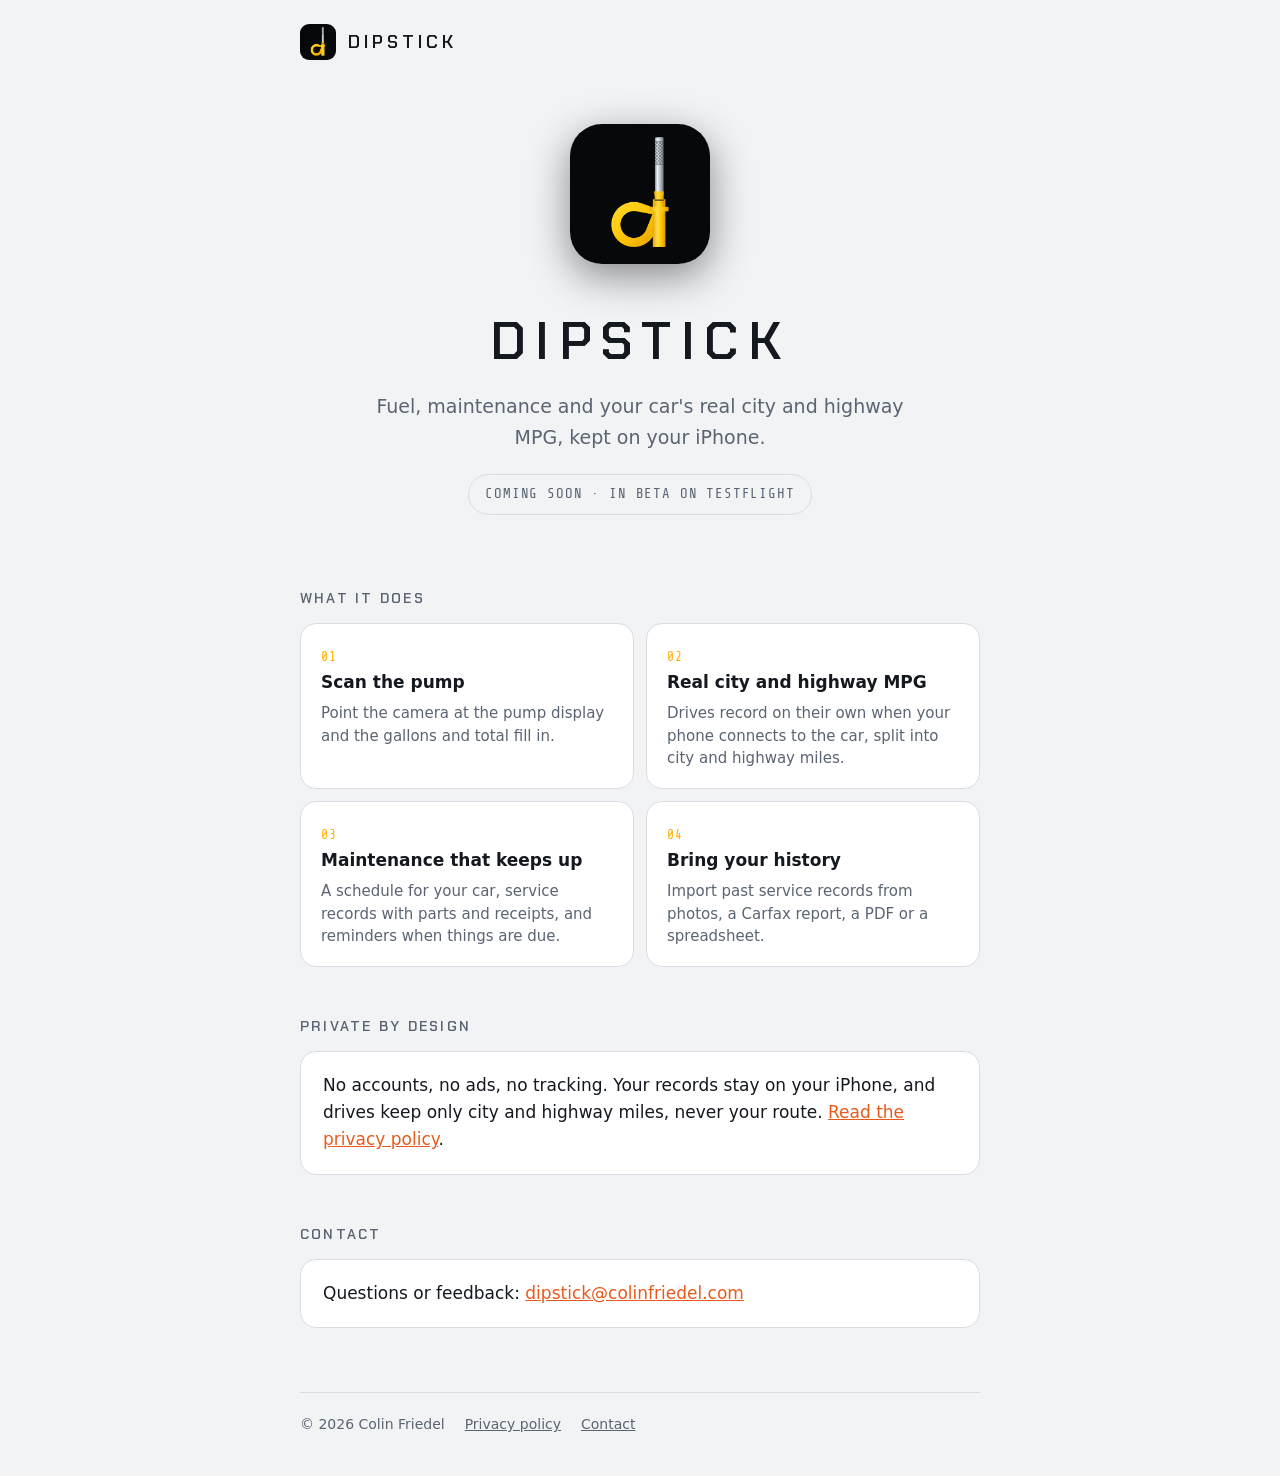
<file: index.html>
<!doctype html>
<html lang="en">
<head>
  <meta charset="utf-8">
  <meta name="viewport" content="width=device-width, initial-scale=1">
  <title>Dipstick: fuel, maintenance and real MPG for your car</title>
  <meta name="description" content="Dipstick tracks your car's fuel, maintenance and real-world city and highway MPG. Everything stays on your iPhone.">
  <meta name="theme-color" content="#07080A">
  <link rel="icon" type="image/png" href="/favicon.png">
  <link rel="apple-touch-icon" href="/apple-touch-icon.png">
  <link rel="stylesheet" href="/style.css">
</head>
<body>
  <div class="wrap">
    <header class="site">
      <a href="/"><img src="/icon.png" alt=""><span class="wordmark">DIPSTICK</span></a>
    </header>

    <main>
      <section class="hero">
        <img src="/icon.png" alt="Dipstick app icon">
        <h1>DIPSTICK</h1>
        <p class="tagline">Fuel, maintenance and your car's real city and highway MPG, kept on your iPhone.</p>
        <span class="badge">COMING SOON · IN BETA ON TESTFLIGHT</span>
      </section>

      <h2>What it does</h2>
      <div class="features">
        <div class="card">
          <span class="num">01</span>
          <h3>Scan the pump</h3>
          <p>Point the camera at the pump display and the gallons and total fill in.</p>
        </div>
        <div class="card">
          <span class="num">02</span>
          <h3>Real city and highway MPG</h3>
          <p>Drives record on their own when your phone connects to the car, split into city and highway miles.</p>
        </div>
        <div class="card">
          <span class="num">03</span>
          <h3>Maintenance that keeps up</h3>
          <p>A schedule for your car, service records with parts and receipts, and reminders when things are due.</p>
        </div>
        <div class="card">
          <span class="num">04</span>
          <h3>Bring your history</h3>
          <p>Import past service records from photos, a Carfax report, a PDF or a spreadsheet.</p>
        </div>
      </div>

      <h2>Private by design</h2>
      <div class="panel">
        <p style="margin:0">No accounts, no ads, no tracking. Your records stay on your iPhone, and drives keep only city and highway miles, never your route. <a href="/privacy/">Read the privacy policy</a>.</p>
      </div>

      <h2>Contact</h2>
      <div class="panel">
        <p style="margin:0">Questions or feedback: <a href="mailto:dipstick@colinfriedel.com">dipstick@colinfriedel.com</a></p>
      </div>
    </main>

    <footer class="site">
      <span>© 2026 Colin Friedel</span>
      <a href="/privacy/">Privacy policy</a>
      <a href="mailto:dipstick@colinfriedel.com">Contact</a>
    </footer>
  </div>
</body>
</html>
</file>
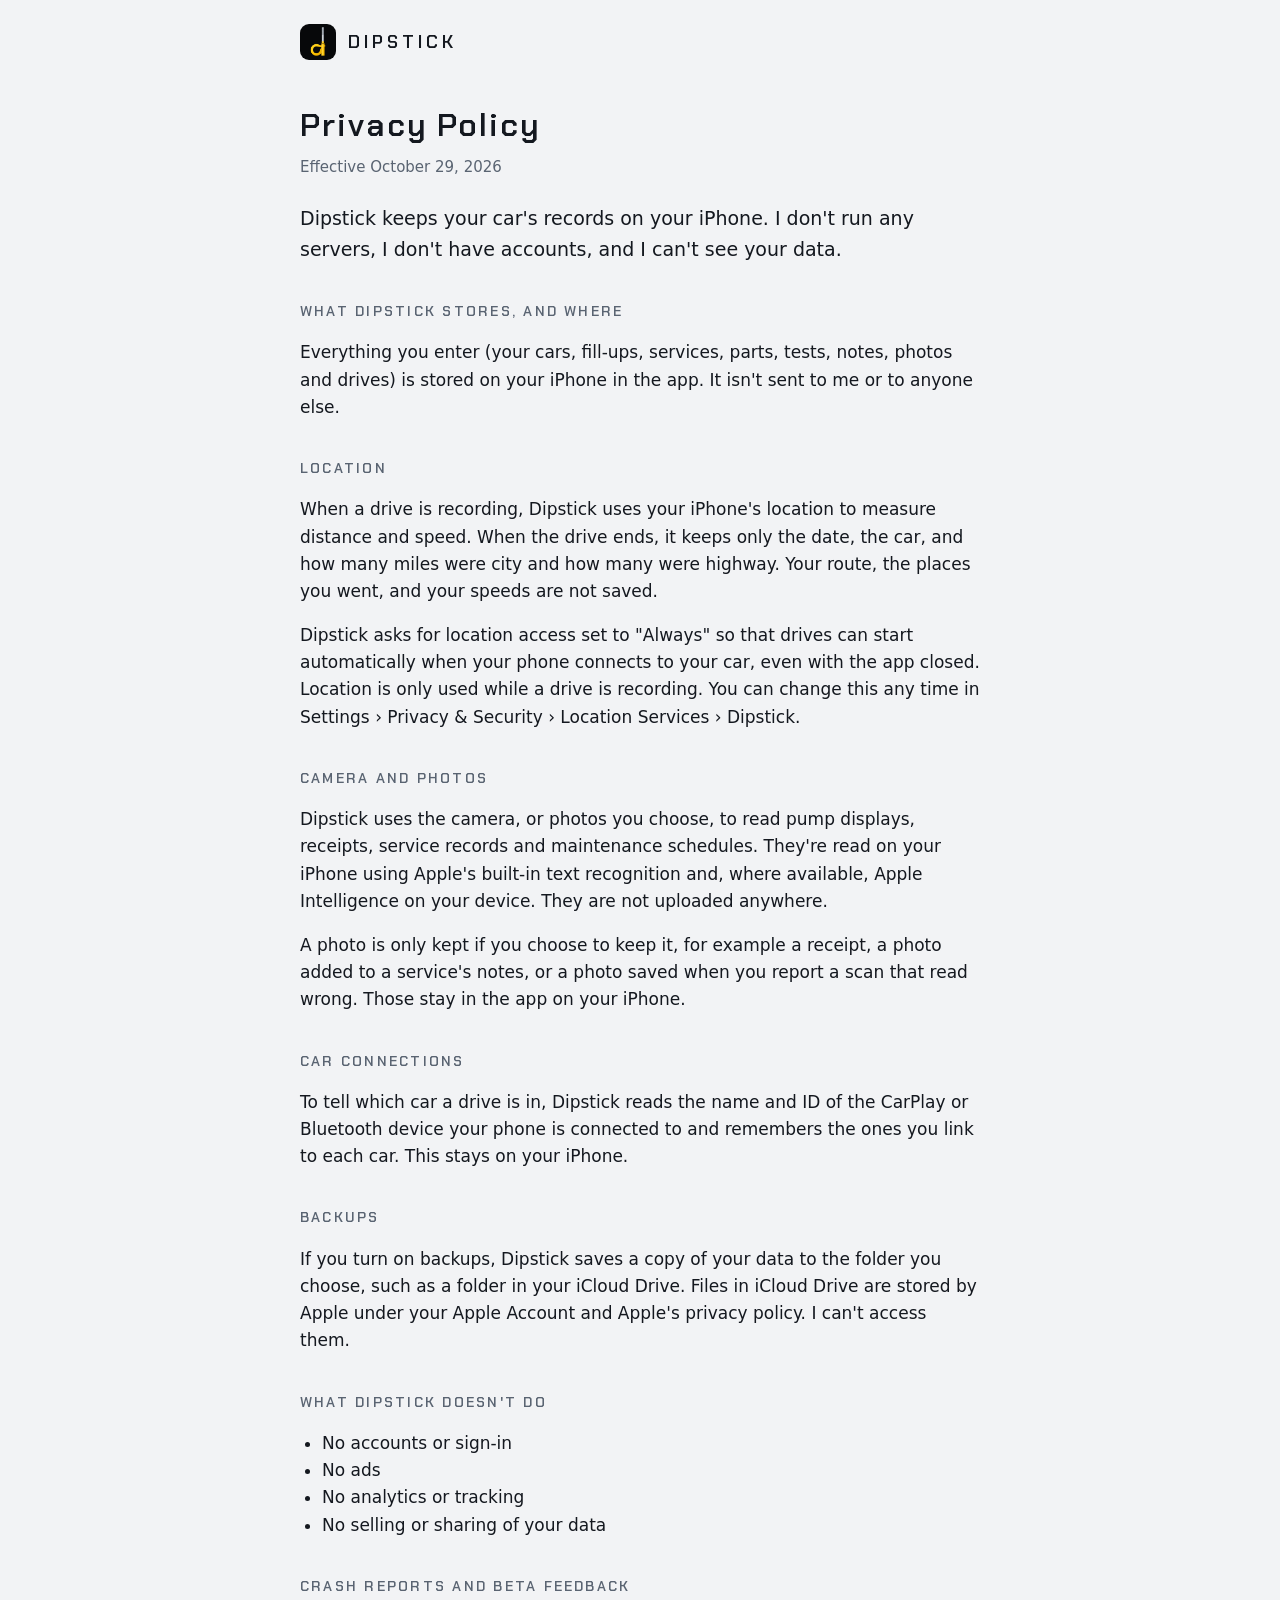
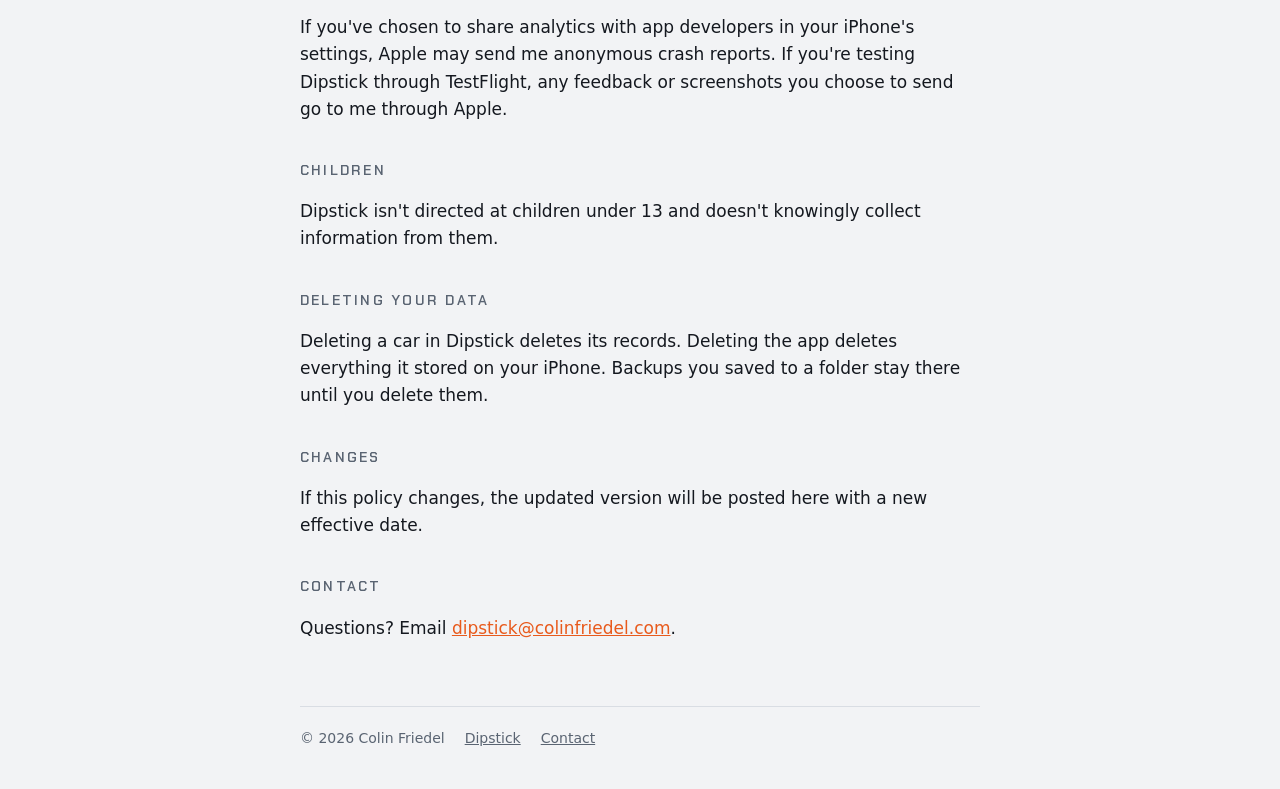
<file: privacy/index.html>
<!doctype html>
<html lang="en">
<head>
  <meta charset="utf-8">
  <meta name="viewport" content="width=device-width, initial-scale=1">
  <title>Privacy Policy · Dipstick</title>
  <meta name="description" content="Dipstick keeps your car's records on your iPhone. No accounts, no ads, no tracking.">
  <meta name="theme-color" content="#07080A">
  <link rel="icon" type="image/png" href="/favicon.png">
  <link rel="apple-touch-icon" href="/apple-touch-icon.png">
  <link rel="stylesheet" href="/style.css">
</head>
<body>
  <div class="wrap">
    <header class="site">
      <a href="/"><img src="/icon.png" alt=""><span class="wordmark">DIPSTICK</span></a>
    </header>

    <main class="policy">
      <h1>Privacy Policy</h1>
      <p class="effective">Effective October 29, 2026</p>

      <p class="lead">Dipstick keeps your car's records on your iPhone. I don't run any servers, I don't have accounts, and I can't see your data.</p>

      <h2>What Dipstick stores, and where</h2>
      <p>Everything you enter (your cars, fill-ups, services, parts, tests, notes, photos and drives) is stored on your iPhone in the app. It isn't sent to me or to anyone else.</p>

      <h2>Location</h2>
      <p>When a drive is recording, Dipstick uses your iPhone's location to measure distance and speed. When the drive ends, it keeps only the date, the car, and how many miles were city and how many were highway. Your route, the places you went, and your speeds are not saved.</p>
      <p>Dipstick asks for location access set to "Always" so that drives can start automatically when your phone connects to your car, even with the app closed. Location is only used while a drive is recording. You can change this any time in Settings › Privacy &amp; Security › Location Services › Dipstick.</p>

      <h2>Camera and photos</h2>
      <p>Dipstick uses the camera, or photos you choose, to read pump displays, receipts, service records and maintenance schedules. They're read on your iPhone using Apple's built-in text recognition and, where available, Apple Intelligence on your device. They are not uploaded anywhere.</p>
      <p>A photo is only kept if you choose to keep it, for example a receipt, a photo added to a service's notes, or a photo saved when you report a scan that read wrong. Those stay in the app on your iPhone.</p>

      <h2>Car connections</h2>
      <p>To tell which car a drive is in, Dipstick reads the name and ID of the CarPlay or Bluetooth device your phone is connected to and remembers the ones you link to each car. This stays on your iPhone.</p>

      <h2>Backups</h2>
      <p>If you turn on backups, Dipstick saves a copy of your data to the folder you choose, such as a folder in your iCloud Drive. Files in iCloud Drive are stored by Apple under your Apple Account and Apple's privacy policy. I can't access them.</p>

      <h2>What Dipstick doesn't do</h2>
      <ul>
        <li>No accounts or sign-in</li>
        <li>No ads</li>
        <li>No analytics or tracking</li>
        <li>No selling or sharing of your data</li>
      </ul>

      <h2>Crash reports and beta feedback</h2>
      <p>If you've chosen to share analytics with app developers in your iPhone's settings, Apple may send me anonymous crash reports. If you're testing Dipstick through TestFlight, any feedback or screenshots you choose to send go to me through Apple.</p>

      <h2>Children</h2>
      <p>Dipstick isn't directed at children under 13 and doesn't knowingly collect information from them.</p>

      <h2>Deleting your data</h2>
      <p>Deleting a car in Dipstick deletes its records. Deleting the app deletes everything it stored on your iPhone. Backups you saved to a folder stay there until you delete them.</p>

      <h2>Changes</h2>
      <p>If this policy changes, the updated version will be posted here with a new effective date.</p>

      <h2>Contact</h2>
      <p>Questions? Email <a href="mailto:dipstick@colinfriedel.com">dipstick@colinfriedel.com</a>.</p>
    </main>

    <footer class="site">
      <span>© 2026 Colin Friedel</span>
      <a href="/">Dipstick</a>
      <a href="mailto:dipstick@colinfriedel.com">Contact</a>
    </footer>
  </div>
</body>
</html>
</file>
<file: style.css>
/* Dipstick site: the app's dark look, its fonts and its orange accent. */

@font-face { font-family: "Chakra Petch"; src: url("/fonts/ChakraPetch-Medium.ttf") format("truetype"); font-weight: 500; font-display: swap; }
@font-face { font-family: "Chakra Petch"; src: url("/fonts/ChakraPetch-SemiBold.ttf") format("truetype"); font-weight: 600; font-display: swap; }
@font-face { font-family: "Share Tech Mono"; src: url("/fonts/ShareTechMono-Regular.ttf") format("truetype"); font-display: swap; }

:root {
  --ground: #07080A;
  --panel: #101216;
  --border: #23272E;
  --text: #DCE6F2;
  --muted: #8A94A3;
  --accent: #FF6A2B;
  --amber: #FFB000;
}

@media (prefers-color-scheme: light) {
  :root {
    --ground: #F2F3F5;
    --panel: #FFFFFF;
    --border: #D9DDE3;
    --text: #14181F;
    --muted: #5A6472;
    --accent: #E85A1C;
  }
}

* { box-sizing: border-box; }

html { -webkit-text-size-adjust: 100%; }

body {
  margin: 0;
  background: var(--ground);
  color: var(--text);
  font: 400 17px/1.6 -apple-system, BlinkMacSystemFont, "Segoe UI", system-ui, sans-serif;
}

a { color: var(--accent); }

.wrap { max-width: 720px; margin: 0 auto; padding: 0 20px; }

header.site {
  display: flex; align-items: center; gap: 12px;
  padding: 24px 0;
}
header.site a { display: flex; align-items: center; gap: 12px; text-decoration: none; color: var(--text); }
header.site img { width: 36px; height: 36px; border-radius: 9px; }
.wordmark {
  font-family: "Chakra Petch", system-ui, sans-serif; font-weight: 600;
  letter-spacing: 0.22em; font-size: 18px;
}

.hero { text-align: center; padding: 40px 0 24px; }
.hero img { width: 140px; height: 140px; border-radius: 32px; box-shadow: 0 12px 40px rgba(0,0,0,0.45); }
.hero h1 {
  font-family: "Chakra Petch", system-ui, sans-serif; font-weight: 600;
  letter-spacing: 0.18em; font-size: clamp(34px, 9vw, 52px); margin: 28px 0 8px;
}
.tagline { color: var(--muted); font-size: 19px; margin: 0 auto; max-width: 30em; }
.badge {
  display: inline-block; margin-top: 22px; padding: 8px 16px; border-radius: 999px;
  border: 1px solid var(--border); color: var(--muted);
  font-family: "Share Tech Mono", ui-monospace, monospace; font-size: 14px; letter-spacing: 0.06em;
}

h2 {
  font-family: "Chakra Petch", system-ui, sans-serif; font-weight: 600;
  text-transform: uppercase; letter-spacing: 0.16em; font-size: 14px; color: var(--muted);
  margin: 48px 0 14px;
}

.features { display: grid; gap: 12px; grid-template-columns: repeat(auto-fit, minmax(260px, 1fr)); }
.card {
  background: var(--panel); border: 1px solid var(--border); border-radius: 16px; padding: 18px 20px;
}
.card h3 { margin: 0 0 6px; font-size: 17px; font-weight: 600; }
.card p { margin: 0; color: var(--muted); font-size: 15px; line-height: 1.5; }
.card .num {
  font-family: "Share Tech Mono", ui-monospace, monospace; color: var(--amber); font-size: 13px; letter-spacing: 0.08em;
}

.panel { background: var(--panel); border: 1px solid var(--border); border-radius: 16px; padding: 20px 22px; }

/* Privacy policy */
.policy h1 {
  font-family: "Chakra Petch", system-ui, sans-serif; font-weight: 600; letter-spacing: 0.06em;
  font-size: 32px; margin: 16px 0 4px;
}
.policy .effective { color: var(--muted); margin: 0 0 24px; font-size: 15px; }
.policy h2 { margin-top: 36px; }
.policy p, .policy li { color: var(--text); }
.policy ul { padding-left: 22px; }
.lead { font-size: 19px; }

footer.site {
  margin: 64px 0 40px; padding-top: 20px; border-top: 1px solid var(--border);
  color: var(--muted); font-size: 14px; display: flex; flex-wrap: wrap; gap: 8px 20px;
}
footer.site a { color: var(--muted); }
</file>
